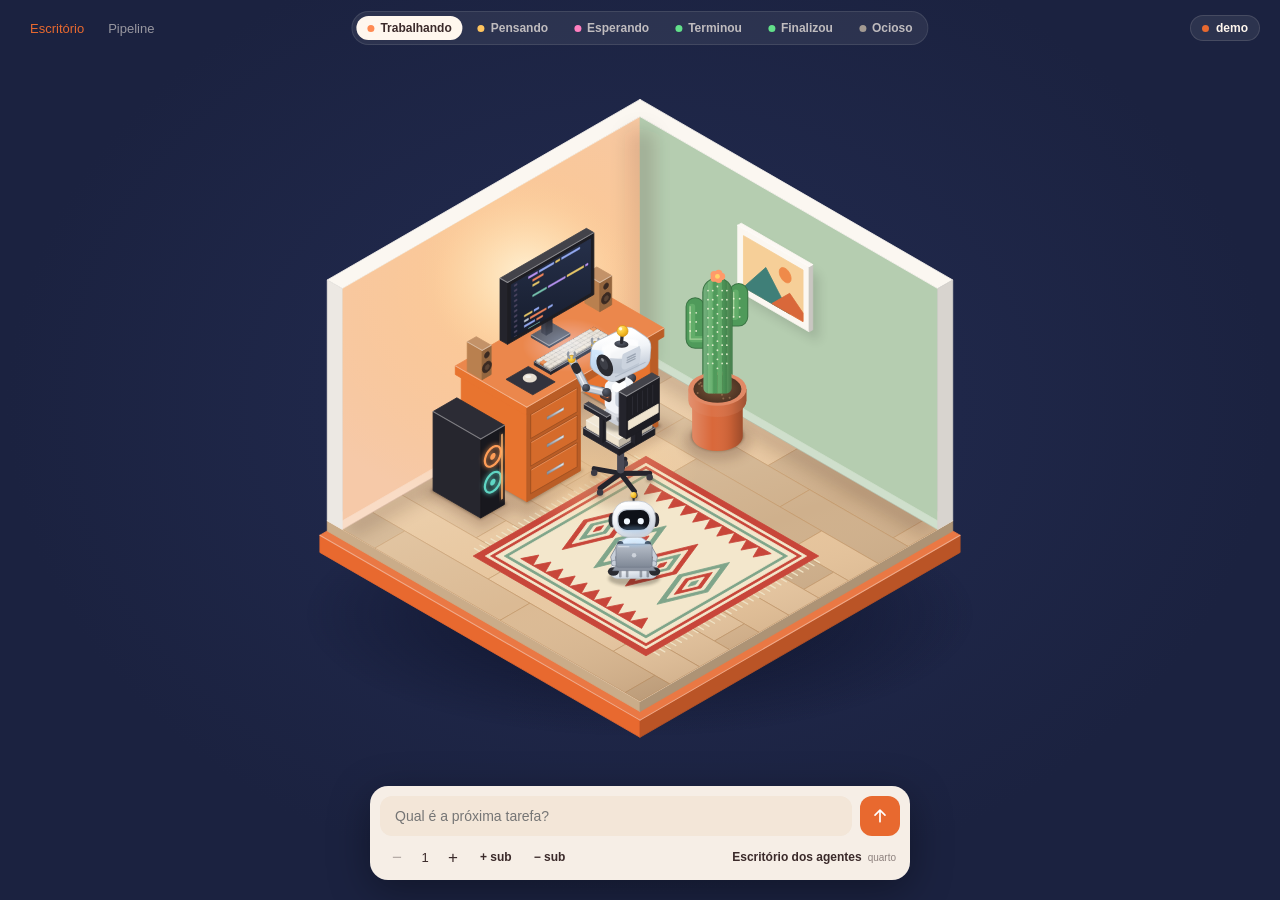
<file: index.html>
<!doctype html>
<html lang="pt-BR">
<head>
<meta charset="utf-8">
<meta name="viewport" content="width=device-width, initial-scale=1, viewport-fit=cover">
<title>Escritório isométrico</title>
<link rel="icon" href="data:,">
<link rel="stylesheet" href="css/estilo.css">
</head>
<body>

<!-- Parte 1: a tela -->
<header class="topo">
  <nav class="paginas" aria-label="Cenas">
    <a href="./index.html" aria-current="page">Escritório</a>
    <button type="button" id="abrePipeline" aria-haspopup="dialog">Pipeline</button>
  </nav>
  <!-- estados do robô ("ocioso" vale só para o agente principal) -->
  <div class="estados" role="group" aria-label="Estado do robô">
    <button type="button" data-estado="trabalhando" aria-pressed="true" title="Trabalhando"><i></i>Trabalhando</button>
    <button type="button" data-estado="pensando" aria-pressed="false" title="Pensando"><i></i>Pensando</button>
    <button type="button" data-estado="esperando" aria-pressed="false" title="Esperando"><i></i>Esperando</button>
    <button type="button" data-estado="terminou" aria-pressed="false" title="Terminou"><i></i>Terminou</button>
    <button type="button" data-estado="finalizou" aria-pressed="false" title="Finalizou"><i></i>Finalizou</button>
    <button type="button" data-estado="ocioso" aria-pressed="false" title="Ocioso (só o agente principal: pega o celular)"><i></i>Ocioso</button>
  </div>
  <div class="modo"><i></i><span>demo</span></div>
</header>

<!-- Parte 2: a sala isométrica, centralizada (desenhada por js/sala.js) -->
<main class="palco">
  <svg id="sala" viewBox="-350 -290 700 700" role="img" aria-label="Escritório isométrico em miniatura"></svg>
</main>

<form class="barra" id="barra" aria-label="Criar e gerenciar agentes">
  <div class="entrada">
    <input id="prompt" type="text" placeholder="Qual é a próxima tarefa?" autocomplete="off" aria-label="Tarefa do novo agente">
    <button type="submit" class="enviar" aria-label="Enviar tarefa">
      <svg viewBox="0 0 24 24" fill="none" stroke="currentColor" stroke-width="2" stroke-linecap="round" stroke-linejoin="round" aria-hidden="true"><path d="M12 19V5m-6 6 6-6 6 6"/></svg>
    </button>
  </div>
  <div class="controles">
    <button type="button" id="menos" aria-label="Remover agente">−</button>
    <output id="conta">0</output>
    <button type="button" id="mais" aria-label="Adicionar agente">+</button>
    <button type="button" id="maisSub" class="sub" aria-label="Adicionar subagente" title="Adicionar subagente (tecla s)">+ sub</button>
    <button type="button" id="menosSub" class="sub" aria-label="Remover subagente" title="Remover subagente">− sub</button>
    <div class="titulo"><b>Escritório dos agentes</b><small>quarto</small></div>
  </div>
</form>

<!-- modal do pipeline: lista de etapas (js/pipeline.js) -->
<dialog class="vidro" id="pipeline" aria-labelledby="pipelineTitulo">
  <header>
    <h2 id="pipelineTitulo">Pipeline</h2>
    <button type="button" class="fechar" id="fechaPipeline" aria-label="Fechar">×</button>
  </header>
  <form id="formEtapa" class="nova-etapa">
    <input id="novaEtapa" type="text" placeholder="Nova etapa (ex.: planejamento)" autocomplete="off" aria-label="Nova etapa">
    <button type="submit">Adicionar</button>
  </form>
  <ol id="etapas" class="etapas"></ol>
  <p class="vazio" id="semEtapas">Nenhuma etapa ainda.</p>
  <p class="vazio" id="limiteEtapas" hidden>Máximo de 6 etapas (um agente por etapa).</p>
  <footer>
    <button type="button" class="criar" id="criaPipeline">Criar pipeline</button>
  </footer>
</dialog>

<script src="js/iso.js"></script>
<script src="js/robo.js"></script>
<script src="js/subagente.js"></script>
<script src="js/sala.js"></script>
<script src="js/tela.js"></script>
<script src="js/pipeline.js"></script>
</body>
</html>
</file>
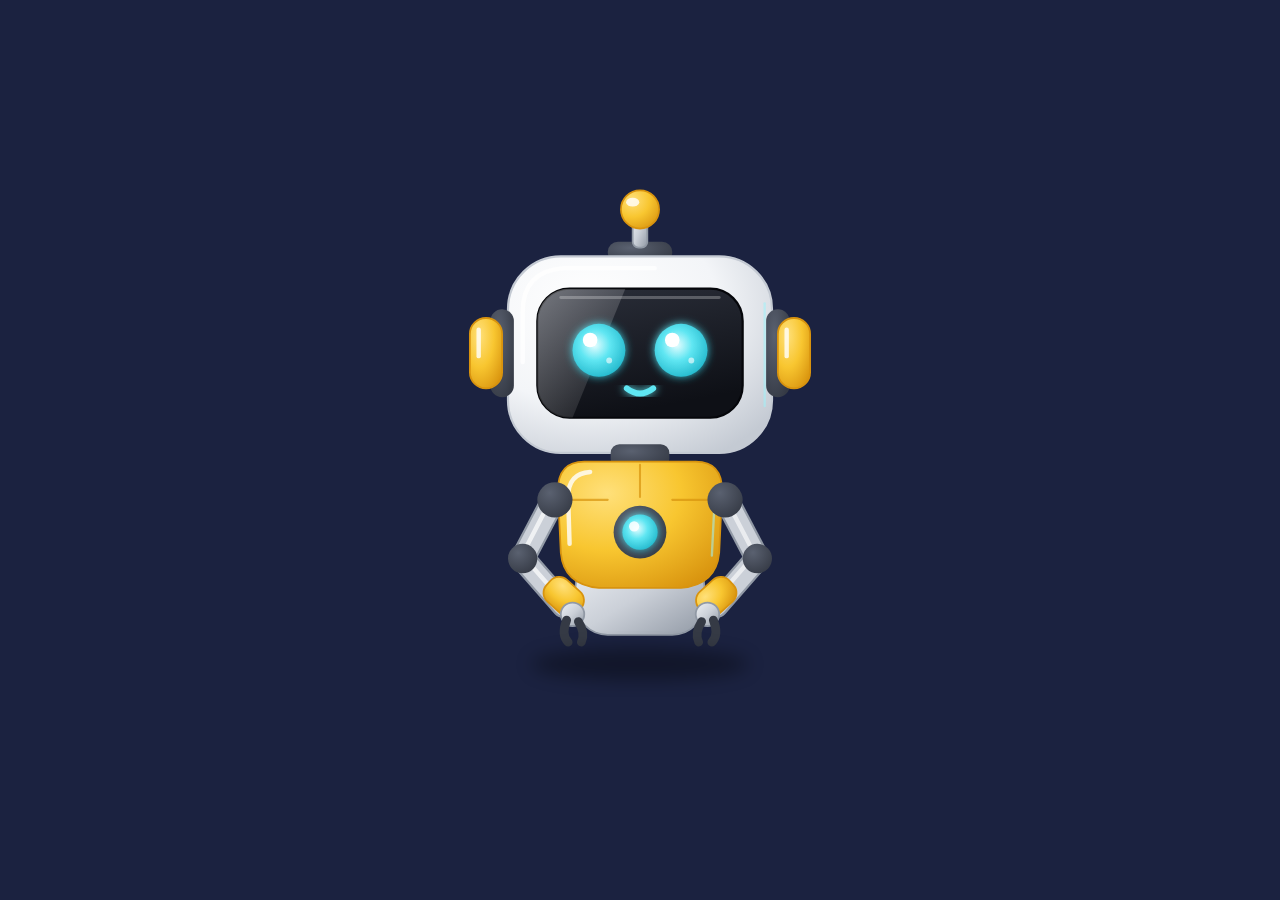
<file: personagem/robo-amarelo.html>
<!doctype html>
<html lang="pt-BR">
<head>
<meta charset="utf-8">
<meta name="viewport" content="width=device-width, initial-scale=1">
<title>Robô agente — amarelo</title>
<link rel="icon" href="data:,">
<style>
  /* página mínima só para visualizar, no fundo azul-marinho do prompt */
  html, body { margin: 0; height: 100%; }
  body { display: grid; place-items: center; background: #1B2240; }
  svg { width: min(80vmin, 440px); height: auto; }
</style>
</head>
<body>

<svg id="robo-svg" viewBox="0 0 300 360" xmlns="http://www.w3.org/2000/svg" role="img" aria-label="Robô agente amarelo e branco digitando">
  <style>
    /* ---------- cores (variáveis CSS na raiz do svg, para os gradientes herdarem) ----------
       Atenção: não escreva sinais de menor/maior aqui dentro: num SVG embutido no HTML
       o navegador lê este texto como marcação. */
    #robo-svg {
      --robo-branco: #F3F5F8;          /* cabeça */
      --robo-branco-sombra: #C4CAD3;
      --robo-amarelo: #F8C630;         /* tronco, orelhas, punhos, antena */
      --robo-amarelo-claro: #FFE07A;
      --robo-amarelo-escuro: #D8930E;
      --robo-ciano: #5FE6F2;           /* olhos, sorriso, botão do peito */
      --robo-escuro: #353A45;          /* juntas, bases, anéis */
      --robo-cinza: #CBD0D8;           /* braços e base do tronco */
      --robo-cinza-escuro: #9199A5;
      --robo-visor: #0E1016;           /* vidro preto */
    }
    #robo { stroke-linejoin: round; stroke-linecap: round; }

    /* ---------- articulações (coordenadas do viewBox) ---------- */
    #robo g { transform-box: view-box; }
    #antena         { transform-origin: 150px 46px; }   /* base da antena */
    #cabeca         { transform-origin: 150px 182px; }  /* base do pescoço */
    #olho-esq       { transform-origin: 122px 112px; }  /* centro do olho (piscar) */
    #olho-dir       { transform-origin: 178px 112px; }
    #boca           { transform-origin: 150px 140px; }
    #tronco         { transform-origin: 150px 306px; }  /* base apoiada no assento */
    #braco-esq      { transform-origin: 92px 214px; }   /* ombro esquerdo */
    #braco-dir      { transform-origin: 208px 214px; }  /* ombro direito */
    #antebraco-esq  { transform-origin: 70px 254px; }   /* cotovelo esquerdo */
    #antebraco-dir  { transform-origin: 230px 254px; }  /* cotovelo direito */
    #mao-esq        { transform-origin: 100px 288px; }  /* punho esquerdo */
    #mao-dir        { transform-origin: 200px 288px; }  /* punho direito */

    /* ---------- classes ---------- */
    .plastico-branco { fill: url(#grad-branco); stroke: var(--robo-branco-sombra); stroke-width: 1.5; }
    .plastico-amarelo { fill: url(#grad-amarelo); stroke: var(--robo-amarelo-escuro); stroke-width: 1.2; }
    .plastico-cinza  { fill: url(#grad-cinza); stroke: var(--robo-cinza-escuro); stroke-width: 1.2; }
    .junta  { fill: url(#grad-escuro); }
    .realce { fill: none; stroke: #fff; stroke-width: 3; opacity: .8; }
    .rim    { fill: none; stroke: #9FF3FA; stroke-width: 1.6; opacity: .55; }  /* luz de recorte fria */
    .olho   { fill: url(#grad-ciano); filter: url(#brilho); }
    .olho-brilho { fill: #fff; }
    .antena { fill: url(#grad-amarelo); }
    .mao    { fill: url(#grad-cinza); stroke: var(--robo-cinza-escuro); stroke-width: 1.2; }
    .dedo   { fill: none; stroke: var(--robo-escuro); stroke-width: 6; }
  </style>

  <defs>
    <!-- luz no canto superior esquerdo em todos os materiais -->
    <radialGradient id="grad-branco" cx="0.3" cy="0.25" r="0.9">
      <stop offset="0" stop-color="#FFFFFF"/>
      <stop offset="0.55" style="stop-color: var(--robo-branco)"/>
      <stop offset="1" style="stop-color: var(--robo-branco-sombra)"/>
    </radialGradient>
    <radialGradient id="grad-amarelo" cx="0.3" cy="0.25" r="0.9">
      <stop offset="0" style="stop-color: var(--robo-amarelo-claro)"/>
      <stop offset="0.5" style="stop-color: var(--robo-amarelo)"/>
      <stop offset="1" style="stop-color: var(--robo-amarelo-escuro)"/>
    </radialGradient>
    <linearGradient id="grad-cinza" x1="0" y1="0" x2="1" y2="1">
      <stop offset="0" stop-color="#EEF1F5"/>
      <stop offset="0.5" style="stop-color: var(--robo-cinza)"/>
      <stop offset="1" style="stop-color: var(--robo-cinza-escuro)"/>
    </linearGradient>
    <radialGradient id="grad-escuro" cx="0.35" cy="0.3" r="0.8">
      <stop offset="0" stop-color="#5A6170"/>
      <stop offset="1" style="stop-color: var(--robo-escuro)"/>
    </radialGradient>
    <!-- vidro preto do visor -->
    <linearGradient id="grad-visor" x1="0" y1="0" x2="0.3" y2="1">
      <stop offset="0" stop-color="#2B2F3A"/>
      <stop offset="1" style="stop-color: var(--robo-visor)"/>
    </linearGradient>
    <linearGradient id="grad-reflexo" x1="0" y1="0" x2="1" y2="1">
      <stop offset="0" stop-color="#FFFFFF" stop-opacity="0.35"/>
      <stop offset="1" stop-color="#FFFFFF" stop-opacity="0"/>
    </linearGradient>
    <!-- ciano que brilha (olhos e botão) -->
    <radialGradient id="grad-ciano" cx="0.42" cy="0.4" r="0.65">
      <stop offset="0" stop-color="#E6FDFF"/>
      <stop offset="0.45" style="stop-color: var(--robo-ciano)"/>
      <stop offset="1" stop-color="#22B8CC"/>
    </radialGradient>

    <filter id="sombra-contato" x="-50%" y="-50%" width="200%" height="200%">
      <feGaussianBlur stdDeviation="6"/>
    </filter>
    <filter id="brilho" x="-60%" y="-60%" width="220%" height="220%">
      <feGaussianBlur in="SourceGraphic" stdDeviation="3" result="b"/>
      <feMerge><feMergeNode in="b"/><feMergeNode in="SourceGraphic"/></feMerge>
    </filter>
    <clipPath id="recorte-visor">
      <rect x="80" y="70" width="140" height="88" rx="22"/>
    </clipPath>
  </defs>

  <g id="robo">

    <!-- ================= ANTENA ================= -->
    <g id="antena">
      <!-- base escura presa na cabeça -->
      <rect x="128" y="38" width="44" height="14" rx="7" class="junta"/>
      <!-- haste cinza -->
      <rect x="145" y="18" width="10" height="24" rx="4" class="plastico-cinza"/>
      <!-- bola amarela -->
      <circle cx="150" cy="16" r="13" class="antena" stroke="var(--robo-amarelo-escuro)" stroke-width="1.2"/>
      <ellipse cx="145" cy="11" rx="4.5" ry="3" fill="#fff" opacity=".8"/>
    </g>

    <!-- ================= CABEÇA ================= -->
    <g id="cabeca">
      <!-- crânio: retângulo bem arredondado, plástico branco brilhante -->
      <g id="cranio">
        <rect x="60" y="48" width="180" height="134" rx="36" class="plastico-branco"/>
        <!-- realce fino na borda superior esquerda -->
        <path d="M70 120 L70 86 Q70 58 98 56 L160 56" class="realce"/>
        <!-- luz de recorte no lado direito -->
        <path d="M235 80 L235 150" class="rim"/>
      </g>

      <!-- visor de vidro preto com reflexo -->
      <g id="visor">
        <rect x="80" y="70" width="140" height="88" rx="22" fill="url(#grad-visor)" stroke="#05060a" stroke-width="1.5"/>
        <g clip-path="url(#recorte-visor)">
          <path d="M80 70 L140 70 L104 158 L80 158 Z" fill="url(#grad-reflexo)"/>
        </g>
        <path d="M96 76 L204 76" stroke="#fff" stroke-width="2" opacity=".25"/>
      </g>

      <!-- olhos ciano grandes com brilho branco -->
      <g id="olho-esq">
        <circle cx="122" cy="112" r="18" class="olho"/>
        <circle cx="116" cy="105" r="5" class="olho-brilho"/>
        <circle cx="129" cy="119" r="2" class="olho-brilho" opacity=".6"/>
      </g>
      <g id="olho-dir">
        <circle cx="178" cy="112" r="18" class="olho"/>
        <circle cx="172" cy="105" r="5" class="olho-brilho"/>
        <circle cx="185" cy="119" r="2" class="olho-brilho" opacity=".6"/>
      </g>

      <!-- sorrisinho ciano -->
      <g id="boca">
        <path d="M141 138 Q150 145 159 138" fill="none" stroke="var(--robo-ciano)" stroke-width="4" filter="url(#brilho)"/>
      </g>

      <!-- orelhas: anel escuro + cilindro amarelo -->
      <g id="orelha-esq">
        <rect x="48" y="84" width="16" height="60" rx="8" class="junta"/>
        <rect x="34" y="90" width="22" height="48" rx="11" class="plastico-amarelo"/>
        <path d="M40 98 L40 116" class="realce" stroke-width="2.5"/>
      </g>
      <g id="orelha-dir">
        <rect x="236" y="84" width="16" height="60" rx="8" class="junta"/>
        <rect x="244" y="90" width="22" height="48" rx="11" class="plastico-amarelo"/>
        <path d="M250 98 L250 116" class="realce" stroke-width="2.5"/>
      </g>
    </g>

    <!-- ================= TRONCO ================= -->
    <g id="tronco">
      <!-- pescoço escuro -->
      <rect x="130" y="176" width="40" height="16" rx="6" class="junta"/>
      <!-- base cinza-clara embaixo do tronco -->
      <rect x="106" y="252" width="88" height="54" rx="22" class="plastico-cinza"/>
      <!-- tronco amarelo arredondado -->
      <path d="M112 188 L188 188 Q206 188 206 208 L204 250 Q202 272 178 274 L122 274 Q98 272 96 250 L94 208 Q94 188 112 188 Z" class="plastico-amarelo"/>
      <!-- linhas de painel (emendas do plástico) -->
      <path d="M150 190 L150 212 M100 214 L128 214 M172 214 L200 214" fill="none" stroke="var(--robo-amarelo-escuro)" stroke-width="1.4" opacity=".7"/>
      <!-- realce e luz de recorte -->
      <path d="M102 244 L101 212 Q101 196 116 195" class="realce"/>
      <path d="M201 212 L199 252" class="rim"/>
      <!-- botão do peito: anel escuro + luz ciano -->
      <circle cx="150" cy="236" r="18" class="junta"/>
      <circle cx="150" cy="236" r="12" class="olho"/>
      <circle cx="146" cy="232" r="3.5" class="olho-brilho" opacity=".85"/>
    </g>

    <!-- ================= BRAÇOS (articulados, à frente, digitando) ================= -->
    <!-- ombro -> cotovelo (braço) | cotovelo -> punho (antebraço) | punho -> garra (mão) -->
    <g id="braco-esq">
      <!-- braço: cápsula cinza com contorno -->
      <path d="M90 216 L70 254" stroke="var(--robo-cinza-escuro)" stroke-width="17" fill="none"/>
      <path d="M90 216 L70 254" stroke="var(--robo-cinza)" stroke-width="14" fill="none"/>
      <path d="M86 220 L71 249" stroke="#fff" stroke-width="3" opacity=".7" fill="none"/>
      <!-- ombro: junta escura -->
      <circle cx="92" cy="214" r="12" class="junta"/>
      <g id="antebraco-esq">
        <path d="M70 254 L98 286" stroke="var(--robo-cinza-escuro)" stroke-width="17" fill="none"/>
        <path d="M70 254 L98 286" stroke="var(--robo-cinza)" stroke-width="14" fill="none"/>
        <path d="M70 252 L91 276" stroke="#fff" stroke-width="3" opacity=".7" fill="none"/>
        <!-- cotovelo -->
        <circle cx="70" cy="254" r="10" class="junta"/>
        <!-- punho amarelo -->
        <rect x="84" y="270" width="28" height="20" rx="8" class="plastico-amarelo" transform="rotate(42 98 280)"/>
        <g id="mao-esq">
          <!-- palma e garra de dois dedos, apontando para o teclado -->
          <circle cx="104" cy="292" r="8" class="mao"/>
          <path d="M100 296 Q96 306 101 311" class="dedo"/>
          <path d="M108 297 Q113 305 110 311" class="dedo"/>
        </g>
      </g>
    </g>

    <g id="braco-dir">
      <path d="M210 216 L230 254" stroke="var(--robo-cinza-escuro)" stroke-width="17" fill="none"/>
      <path d="M210 216 L230 254" stroke="var(--robo-cinza)" stroke-width="14" fill="none"/>
      <path d="M212 220 L226 247" stroke="#fff" stroke-width="3" opacity=".6" fill="none"/>
      <circle cx="208" cy="214" r="12" class="junta"/>
      <g id="antebraco-dir">
        <path d="M230 254 L202 286" stroke="var(--robo-cinza-escuro)" stroke-width="17" fill="none"/>
        <path d="M230 254 L202 286" stroke="var(--robo-cinza)" stroke-width="14" fill="none"/>
        <path d="M226 254 L206 277" stroke="#fff" stroke-width="3" opacity=".6" fill="none"/>
        <circle cx="230" cy="254" r="10" class="junta"/>
        <rect x="188" y="270" width="28" height="20" rx="8" class="plastico-amarelo" transform="rotate(-42 202 280)"/>
        <g id="mao-dir">
          <circle cx="196" cy="292" r="8" class="mao"/>
          <path d="M200 296 Q204 306 199 311" class="dedo"/>
          <path d="M192 297 Q187 305 190 311" class="dedo"/>
        </g>
      </g>
    </g>

    <!-- ================= SOMBRA DE CONTATO ================= -->
    <!-- abaixo da base (y 306), então não cobre o robô mesmo sendo o último elemento -->
    <ellipse id="sombra" cx="150" cy="326" rx="74" ry="11" fill="#000" opacity=".35" filter="url(#sombra-contato)"/>
  </g>
</svg>

</body>
</html>
</file>
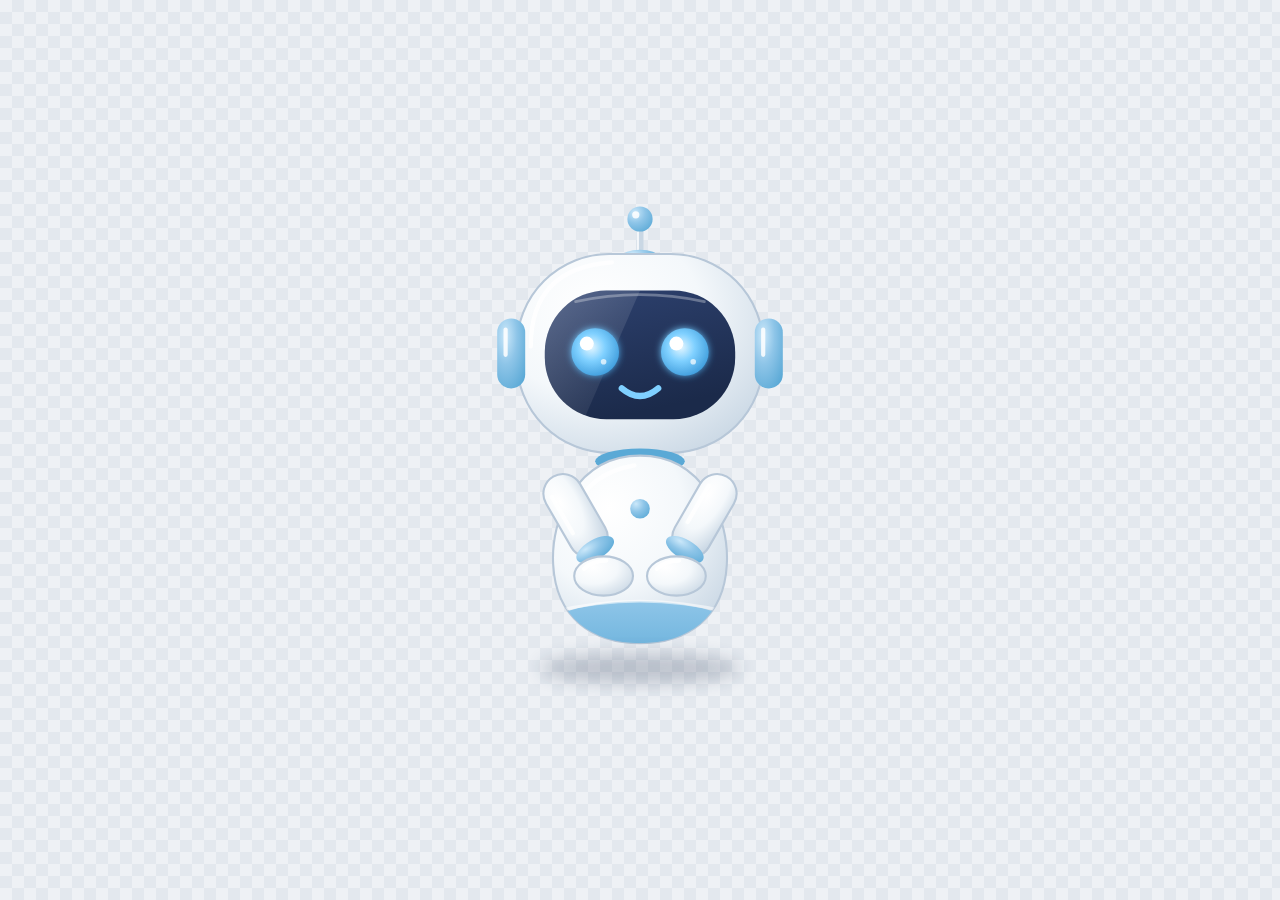
<file: personagem/robo.html>
<!doctype html>
<html lang="pt-BR">
<head>
<meta charset="utf-8">
<meta name="viewport" content="width=device-width, initial-scale=1">
<title>Robô agente</title>
<link rel="icon" href="data:,">
<style>
  /* página mínima só para visualizar: fundo xadrez mostra que o SVG é transparente */
  html, body { margin: 0; height: 100%; }
  body {
    display: grid; place-items: center;
    background: #eef1f5 repeating-conic-gradient(#e3e8ee 0 25%, transparent 0 50%) 0 0 / 24px 24px;
  }
  svg { width: min(80vmin, 420px); height: auto; }
</style>
</head>
<body>

<svg id="robo-svg" viewBox="0 0 300 360" xmlns="http://www.w3.org/2000/svg" role="img" aria-label="Robô agente fofo digitando">
  <style>
    /* ---------- cores (variáveis CSS: troque aqui para mudar o robô inteiro) ----------
       Ficam na raiz do svg (e não em #robo) porque os gradientes do defs
       também precisam herdar essas variáveis.
       Atenção: não escreva sinais de menor/maior aqui dentro — num SVG embutido no HTML
       o navegador lê este texto como marcação. */
    #robo-svg {
      --robo-branco: #F4F8FB;        /* corpo */
      --robo-branco-sombra: #C9D7E4; /* lado na sombra do plástico */
      --robo-contorno: #B7C7D8;      /* contorno suave */
      --robo-azul: #8EC5E8;          /* acentos claros */
      --robo-azul-escuro: #5AA9D6;   /* acentos fortes */
      --robo-visor: #1B2A4A;         /* visor navy */
      --robo-olho: #7FD0FF;          /* olhos e sorriso */
    }
    #robo {
      stroke-linejoin: round;
      stroke-linecap: round;
    }

    /* ---------- articulações (para animar depois) ----------
       transform-box: view-box faz o transform-origin usar as coordenadas do viewBox (0–300 × 0–360) */
    #robo g { transform-box: view-box; }
    #antena    { transform-origin: 150px 42px; }   /* base da antena, no topo da cabeça */
    #cabeca    { transform-origin: 150px 184px; }  /* base do pescoço */
    #olho-esq  { transform-origin: 118px 110px; }  /* centro do olho (para piscar com scaleY) */
    #olho-dir  { transform-origin: 182px 110px; }
    #boca      { transform-origin: 150px 140px; }
    #tronco    { transform-origin: 150px 318px; }  /* base do tronco, apoiada no assento */
    #braco-esq { transform-origin: 92px 206px; }   /* ombro esquerdo */
    #braco-dir { transform-origin: 208px 206px; }  /* ombro direito */
    #mao-esq   { transform-origin: 122px 258px; }  /* punho esquerdo */
    #mao-dir   { transform-origin: 178px 258px; }  /* punho direito */

    /* ---------- classes reutilizáveis ---------- */
    .plastico  { fill: url(#grad-plastico); stroke: var(--robo-contorno); stroke-width: 1.5; }
    .acento    { fill: url(#grad-azul); }
    .realce    { fill: none; stroke: #fff; stroke-width: 3; opacity: .85; }
    .olho      { fill: url(#grad-olho); filter: url(#brilho-olho); }
    .olho-brilho { fill: #fff; }
    .mao       { fill: url(#grad-plastico); stroke: var(--robo-contorno); stroke-width: 1.5; }
    .antena    { fill: url(#grad-azul); }
  </style>

  <defs>
    <!-- plástico branco: luz no canto superior esquerdo, sombra azulada embaixo à direita -->
    <radialGradient id="grad-plastico" cx="0.32" cy="0.28" r="0.85">
      <stop offset="0" stop-color="#FFFFFF"/>
      <stop offset="0.5" style="stop-color: var(--robo-branco)"/>
      <stop offset="1" style="stop-color: var(--robo-branco-sombra)"/>
    </radialGradient>
    <!-- acentos azuis com volume -->
    <radialGradient id="grad-azul" cx="0.3" cy="0.25" r="0.9">
      <stop offset="0" stop-color="#CBE8FA"/>
      <stop offset="0.45" style="stop-color: var(--robo-azul)"/>
      <stop offset="1" style="stop-color: var(--robo-azul-escuro)"/>
    </radialGradient>
    <!-- visor: navy mais claro em cima, mais fundo embaixo -->
    <linearGradient id="grad-visor" x1="0" y1="0" x2="0.35" y2="1">
      <stop offset="0" stop-color="#2E4270"/>
      <stop offset="1" style="stop-color: var(--robo-visor)"/>
    </linearGradient>
    <!-- reflexo do visor: faixa branca que some -->
    <linearGradient id="grad-reflexo" x1="0" y1="0" x2="1" y2="1">
      <stop offset="0" stop-color="#FFFFFF" stop-opacity="0.45"/>
      <stop offset="1" stop-color="#FFFFFF" stop-opacity="0"/>
    </linearGradient>
    <!-- olho: centro claro, borda mais saturada -->
    <radialGradient id="grad-olho" cx="0.42" cy="0.4" r="0.65">
      <stop offset="0" stop-color="#E4F6FF"/>
      <stop offset="0.45" style="stop-color: var(--robo-olho)"/>
      <stop offset="1" stop-color="#3D9BDB"/>
    </radialGradient>
    <!-- base azul do tronco: escurece para baixo -->
    <linearGradient id="grad-base" x1="0" y1="0" x2="0" y2="1">
      <stop offset="0" style="stop-color: var(--robo-azul)"/>
      <stop offset="1" style="stop-color: var(--robo-azul-escuro)"/>
    </linearGradient>

    <!-- sombra suave no chão -->
    <filter id="desfoque-sombra" x="-50%" y="-50%" width="200%" height="200%">
      <feGaussianBlur stdDeviation="6"/>
    </filter>
    <!-- brilho leve dos olhos -->
    <filter id="brilho-olho" x="-60%" y="-60%" width="220%" height="220%">
      <feGaussianBlur in="SourceGraphic" stdDeviation="2.5" result="b"/>
      <feMerge><feMergeNode in="b"/><feMergeNode in="SourceGraphic"/></feMerge>
    </filter>

    <!-- recortes: formato do tronco e do visor -->
    <clipPath id="recorte-tronco">
      <path d="M150 184 C196 184 214 230 212 262 C210 300 184 318 150 318 C116 318 90 300 88 262 C86 230 104 184 150 184 Z"/>
    </clipPath>
    <clipPath id="recorte-visor">
      <rect x="82" y="66" width="136" height="92" rx="44"/>
    </clipPath>
  </defs>

  <g id="robo">

    <!-- ================= ANTENA ================= -->
    <g id="antena" class="antena">
      <!-- haste -->
      <line x1="150" y1="42" x2="150" y2="20" stroke="var(--robo-branco-sombra)" stroke-width="5"/>
      <line x1="148.5" y1="40" x2="148.5" y2="22" stroke="#fff" stroke-width="1.5" opacity=".8"/>
      <!-- bolinha azul no topo -->
      <circle cx="150" cy="15" r="9" class="acento"/>
      <circle cx="147" cy="12" r="2.6" fill="#fff" opacity=".85"/>
      <!-- base presa na cabeça -->
      <ellipse cx="150" cy="42" rx="13" ry="5" class="acento"/>
    </g>

    <!-- ================= CABEÇA ================= -->
    <g id="cabeca">
      <!-- crânio grande e arredondado -->
      <g id="cranio">
        <rect x="62" y="40" width="176" height="142" rx="66" class="plastico"/>
        <!-- highlight fino na borda superior esquerda -->
        <path d="M72 106 Q72 50 130 46" class="realce"/>
      </g>

      <!-- visor navy com reflexo -->
      <g id="visor">
        <rect x="82" y="66" width="136" height="92" rx="44" fill="url(#grad-visor)"/>
        <!-- reflexo em faixa diagonal, recortado no formato do visor -->
        <g clip-path="url(#recorte-visor)">
          <path d="M82 66 L150 66 L110 158 L82 158 Z" fill="url(#grad-reflexo)" opacity=".5"/>
        </g>
        <!-- linha de brilho na borda de cima do visor -->
        <path d="M104 74 Q150 64 196 74" fill="none" stroke="#fff" stroke-width="2" opacity=".3"/>
      </g>

      <!-- olhos redondos com brilhinho branco -->
      <g id="olho-esq">
        <circle cx="118" cy="110" r="17" class="olho"/>
        <circle cx="112" cy="104" r="5" class="olho-brilho"/>
        <circle cx="124" cy="117" r="2" class="olho-brilho" opacity=".7"/>
      </g>
      <g id="olho-dir">
        <circle cx="182" cy="110" r="17" class="olho"/>
        <circle cx="176" cy="104" r="5" class="olho-brilho"/>
        <circle cx="188" cy="117" r="2" class="olho-brilho" opacity=".7"/>
      </g>

      <!-- sorriso: traço curvo de ponta redonda -->
      <g id="boca">
        <path d="M137 136 Q150 147 163 136" fill="none" stroke="var(--robo-olho)" stroke-width="4.5"/>
      </g>

      <!-- orelhas laterais azul-claras -->
      <g id="orelha-esq">
        <rect x="48" y="86" width="20" height="50" rx="10" class="acento"/>
        <path d="M54 94 L54 112" class="realce" stroke-width="2.5"/>
      </g>
      <g id="orelha-dir">
        <rect x="232" y="86" width="20" height="50" rx="10" class="acento"/>
        <path d="M238 94 L238 112" class="realce" stroke-width="2.5"/>
      </g>
    </g>

    <!-- ================= TRONCO ================= -->
    <g id="tronco">
      <!-- anel do pescoço -->
      <ellipse cx="150" cy="188" rx="32" ry="9" fill="var(--robo-azul-escuro)"/>
      <!-- ovo branco -->
      <path d="M150 184 C196 184 214 230 212 262 C210 300 184 318 150 318 C116 318 90 300 88 262 C86 230 104 184 150 184 Z" class="plastico"/>
      <!-- base azul arredondada, recortada pelo formato do ovo -->
      <g clip-path="url(#recorte-tronco)">
        <ellipse cx="150" cy="318" rx="80" ry="30" fill="url(#grad-base)"/>
        <path d="M86 296 Q150 280 214 296" fill="none" stroke="#fff" stroke-width="2" opacity=".55"/>
      </g>
      <!-- luzinha no peito -->
      <circle cx="150" cy="222" r="7" class="acento"/>
      <!-- highlight fino na borda esquerda do tronco -->
      <path d="M100 236 Q106 198 146 191" class="realce"/>
    </g>

    <!-- ================= BRAÇOS (à frente do tronco, digitando) ================= -->
    <!-- cada braço é desenhado "para baixo" e girado no ombro; a mão fica no punho -->
    <g id="braco-esq">
      <g transform="rotate(-30 92 206)">
        <rect x="78" y="198" width="28" height="64" rx="14" class="plastico"/>
        <path d="M84 210 L84 240" class="realce" stroke-width="2.5"/>
        <!-- punho azul -->
        <ellipse cx="92" cy="258" rx="15" ry="7" class="acento"/>
      </g>
      <g id="mao-esq">
        <!-- mão em luva, achatada como se apoiasse no teclado -->
        <ellipse cx="124" cy="270" rx="21" ry="14" class="mao"/>
        <path d="M110 265 Q116 259 126 259" class="realce" stroke-width="2.5"/>
      </g>
    </g>

    <g id="braco-dir">
      <g transform="rotate(30 208 206)">
        <rect x="194" y="198" width="28" height="64" rx="14" class="plastico"/>
        <path d="M200 210 L200 240" class="realce" stroke-width="2.5"/>
        <ellipse cx="208" cy="258" rx="15" ry="7" class="acento"/>
      </g>
      <g id="mao-dir">
        <ellipse cx="176" cy="270" rx="21" ry="14" class="mao"/>
        <path d="M162 265 Q168 259 178 259" class="realce" stroke-width="2.5"/>
      </g>
    </g>

    <!-- ================= SOMBRA ================= -->
    <!-- fica abaixo do tronco (y 318), então não cobre o robô mesmo sendo o último elemento -->
    <ellipse id="sombra" cx="150" cy="336" rx="72" ry="11" fill="#1B2A4A" opacity=".22" filter="url(#desfoque-sombra)"/>
  </g>
</svg>

</body>
</html>
</file>
<file: css/estilo.css>
:root {
  --fundo: #1b2240;
  --fundo-2: #232c52;
  --papel: #fff7ee;
  --tinta: #3b2a2a;
  --laranja: #e8692f;
  --verde: #5fbf7a;
}

* { box-sizing: border-box; }

html, body {
  margin: 0; height: 100%; overflow: hidden;
  background: radial-gradient(ellipse at 50% 45%, var(--fundo-2) 0%, var(--fundo) 70%);
  color: var(--papel);
  font-family: "Avenir Next", "Segoe UI", "Helvetica Neue", Arial, sans-serif;
  -webkit-font-smoothing: antialiased;
}

/* ---------- topo ---------- */
.topo {
  position: fixed; top: 0; left: 0; right: 0; height: 56px; padding: 0 20px;
  display: flex; align-items: center; justify-content: space-between; z-index: 2;
}
.paginas { display: flex; gap: 4px; }
.paginas a {
  color: rgba(255, 247, 238, .55); text-decoration: none; font-size: 13px; font-weight: 500;
  padding: 6px 10px; border-radius: 8px; transition: color .2s, background .2s;
}
.paginas a:hover { color: var(--papel); background: rgba(255, 255, 255, .06); }
.paginas a[aria-current="page"] { color: var(--laranja); }
.paginas a[aria-disabled="true"] { pointer-events: none; opacity: .5; }

.modo {
  display: flex; align-items: center; gap: 7px; font-size: 12px; font-weight: 600;
  background: rgba(255, 247, 238, .08); border: 1px solid rgba(255, 247, 238, .12);
  padding: 5px 11px; border-radius: 999px;
}
.modo i { width: 7px; height: 7px; border-radius: 50%; background: var(--laranja); }

/* ---------- palco: a sala no centro ---------- */
.palco {
  position: fixed; top: 56px; left: 0; right: 0; bottom: 120px;
}
/* o SVG ocupa o palco inteiro; o viewBox quadrado fica centralizado (preserveAspectRatio padrão) */
#sala { position: absolute; inset: 8px; width: calc(100% - 16px); height: calc(100% - 16px); display: block; overflow: visible; }

/* animações discretas da cena */
@keyframes pulsa { 0%, 100% { opacity: 1; } 50% { opacity: .55; } }
@keyframes respira { 0%, 100% { opacity: .9; } 50% { opacity: .7; } }
@keyframes pisca { 0%, 49% { opacity: 1; } 50%, 100% { opacity: 0; } }
.pulsa { animation: pulsa 2.6s ease-in-out infinite; }
.pulsa.atraso { animation-delay: -1.3s; }
.respira { animation: respira 5s ease-in-out infinite; }
.cursor { animation: pisca 1s steps(1) infinite; }
/* quarto novo da colmeia: aparece subindo e surgindo */
@keyframes sala-entra { from { opacity: 0; translate: 0 18px; } to { opacity: 1; translate: 0 0; } }
.sala-nova > g { animation: sala-entra .6s cubic-bezier(.3, 1.3, .5, 1) both; }
.controles button:disabled { opacity: .35; cursor: not-allowed; }
.controles button.sub { width: auto; padding: 0 8px; font-size: 12px; font-weight: 600; }

/* o robô é animado em JS (js/robo.js), que também respeita prefers-reduced-motion */
@media (prefers-reduced-motion: reduce) {
  .pulsa, .respira, .cursor, .sala-nova > g { animation: none; }
}

/* ---------- botões de estado do robô ---------- */
.estados {
  position: absolute; left: 50%; transform: translateX(-50%);
  display: flex; gap: 4px; padding: 4px; border-radius: 999px;
  background: rgba(255, 247, 238, .07); border: 1px solid rgba(255, 247, 238, .1);
}
.estados button {
  display: flex; align-items: center; gap: 6px; border: 0; cursor: pointer;
  padding: 5px 11px; border-radius: 999px; background: transparent;
  color: rgba(255, 247, 238, .7); font: inherit; font-size: 12px; font-weight: 600;
  transition: background .2s, color .2s;
}
.estados button:hover:not(:disabled) { background: rgba(255, 255, 255, .08); color: var(--papel); }
.estados button[aria-pressed="true"] { background: var(--papel); color: var(--tinta); }
.estados button:disabled { cursor: not-allowed; opacity: .4; }
.estados i { width: 7px; height: 7px; border-radius: 50%; }
.estados [data-estado="trabalhando"] i { background: #ff8a52; }
.estados [data-estado="pensando"] i { background: #ffc45e; }
.estados [data-estado="esperando"] i { background: #ff7fc0; }
.estados [data-estado="terminou"] i,
.estados [data-estado="finalizou"] i { background: #62e08a; }
.estados [data-estado="ocioso"] i { background: #a39a92; }
@media (max-width: 900px) {
  .estados button { font-size: 0; padding: 7px; gap: 0; }   /* só as bolinhas em telas estreitas */
}

/* ---------- barra de baixo ---------- */
.barra {
  position: fixed; left: 50%; bottom: 20px; transform: translateX(-50%);
  width: min(540px, calc(100vw - 32px)); padding: 10px;
  background: rgba(255, 247, 238, .96); color: var(--tinta);
  border-radius: 18px; box-shadow: 0 10px 40px rgba(0, 0, 0, .35);
}
.entrada { display: flex; gap: 8px; }
.entrada input {
  flex: 1; min-width: 0; height: 40px; padding: 0 14px; border-radius: 12px;
  border: 1.5px solid transparent; background: #f3e6d8; color: var(--tinta);
  font: inherit; font-size: 14px; outline: none; transition: border-color .2s;
}
.entrada input:focus { border-color: var(--laranja); }
.enviar {
  width: 40px; height: 40px; border: 0; border-radius: 12px; cursor: pointer;
  background: var(--laranja); color: #fff; display: grid; place-items: center;
}
.enviar svg { width: 20px; height: 20px; }

.controles { display: flex; align-items: center; gap: 6px; margin-top: 8px; padding: 0 4px; }
.controles button {
  width: 26px; height: 26px; border: 0; border-radius: 8px; cursor: pointer;
  background: transparent; color: var(--tinta); font-size: 17px; line-height: 1;
}
.controles button:hover { background: #f3e6d8; }
.controles output { min-width: 18px; text-align: center; font-size: 13px; font-variant-numeric: tabular-nums; }
.titulo { margin-left: auto; font-size: 12px; display: flex; gap: 6px; align-items: baseline; }
.titulo small { opacity: .55; }

@media (max-width: 640px) {
  .palco { bottom: 112px; }
  .titulo small { display: none; }
}

/* ---------- botão Pipeline no topo ---------- */
.paginas button {
  border: 0; background: transparent; cursor: pointer; font: inherit;
  color: rgba(255, 247, 238, .55); font-size: 13px; font-weight: 500;
  padding: 6px 10px; border-radius: 8px; transition: color .2s, background .2s;
}
.paginas button:hover, .paginas button:focus-visible { color: var(--papel); background: rgba(255, 255, 255, .06); }

/* ---------- modal de vidro (pipeline) ---------- */
dialog.vidro {
  width: min(440px, calc(100vw - 32px)); max-height: min(560px, calc(100vh - 48px));
  padding: 20px; border-radius: 20px; color: var(--papel);
  background: rgba(255, 255, 255, .08);
  border: 1px solid rgba(255, 255, 255, .18);
  box-shadow: 0 20px 60px rgba(0, 0, 0, .35), inset 0 1px 0 rgba(255, 255, 255, .15);
  -webkit-backdrop-filter: blur(18px) saturate(140%);
  backdrop-filter: blur(18px) saturate(140%);
  display: none; flex-direction: column; gap: 14px; overflow: hidden;
}
dialog.vidro[open] { display: flex; animation: vidro-entra .25s ease-out; }
dialog.vidro::backdrop { background: rgba(10, 14, 30, .25); }
@keyframes vidro-entra { from { opacity: 0; transform: translateY(8px) scale(.98); } to { opacity: 1; transform: none; } }

dialog.vidro header { display: flex; align-items: center; justify-content: space-between; }
dialog.vidro h2 { margin: 0; font-size: 16px; font-weight: 600; }
dialog.vidro .fechar {
  width: 30px; height: 30px; border: 0; border-radius: 50%; cursor: pointer;
  background: rgba(255, 255, 255, .08); color: var(--papel); font-size: 18px; line-height: 1;
}
dialog.vidro .fechar:hover { background: rgba(255, 255, 255, .16); }

.nova-etapa { display: flex; gap: 8px; }
.nova-etapa input {
  flex: 1; min-width: 0; padding: 9px 12px; border-radius: 10px; font: inherit; font-size: 14px;
  color: var(--papel); background: rgba(255, 255, 255, .08); border: 1px solid rgba(255, 255, 255, .16);
  outline: none;
}
.nova-etapa input::placeholder { color: rgba(255, 247, 238, .45); }
.nova-etapa input:focus { border-color: rgba(232, 105, 47, .7); }
.nova-etapa button {
  border: 0; border-radius: 10px; padding: 0 14px; cursor: pointer; font: inherit; font-size: 13px; font-weight: 600;
  background: var(--laranja); color: #fff;
}

.etapas { list-style: none; margin: 0; padding: 0; overflow-y: auto; display: flex; flex-direction: column; gap: 6px; counter-reset: etapa; }
.etapas li {
  counter-increment: etapa;
  display: flex; align-items: center; gap: 10px; padding: 8px 10px; border-radius: 10px;
  background: rgba(255, 255, 255, .06); border: 1px solid rgba(255, 255, 255, .08); font-size: 14px;
}
.etapas li::before {
  content: counter(etapa); flex: none; width: 22px; height: 22px; border-radius: 50%;
  display: grid; place-items: center; font-size: 11px; font-weight: 700;
  background: rgba(255, 255, 255, .12);
}
.etapas li.feita span { text-decoration: line-through; opacity: .5; }
.etapas li.feita::before { background: var(--verde); color: var(--tinta); }
.etapas input[type="checkbox"] { accent-color: var(--verde); width: 16px; height: 16px; cursor: pointer; }
.etapas span { flex: 1; overflow-wrap: anywhere; }
.etapas .mover, .etapas .apagar {
  border: 0; background: transparent; color: rgba(255, 247, 238, .5); cursor: pointer;
  width: 24px; height: 24px; border-radius: 6px; font-size: 13px;
}
.etapas .mover:hover, .etapas .apagar:hover { background: rgba(255, 255, 255, .1); color: var(--papel); }
.etapas .mover:disabled { visibility: hidden; }
.vazio { margin: 0; font-size: 13px; color: rgba(255, 247, 238, .5); text-align: center; }

@media (prefers-reduced-motion: reduce) { dialog.vidro[open] { animation: none; } }

/* rodapé da modal: botão "Criar pipeline" */
dialog.vidro footer { padding-top: 12px; border-top: 1px solid rgba(255, 255, 255, .1); }
dialog.vidro .criar {
  width: 100%; padding: 11px; border: 0; border-radius: 12px; cursor: pointer;
  font: inherit; font-size: 14px; font-weight: 600; color: #fff; background: var(--laranja);
  transition: filter .2s, opacity .2s;
}
dialog.vidro .criar:hover:not(:disabled) { filter: brightness(1.1); }
dialog.vidro .criar:disabled { opacity: .35; cursor: not-allowed; }

/* nome da etapa do pipeline, escrito no quadro da parede do quarto */
.placa { fill: #000; font-size: 22px; font-weight: 700; letter-spacing: .02em; }
</file>
